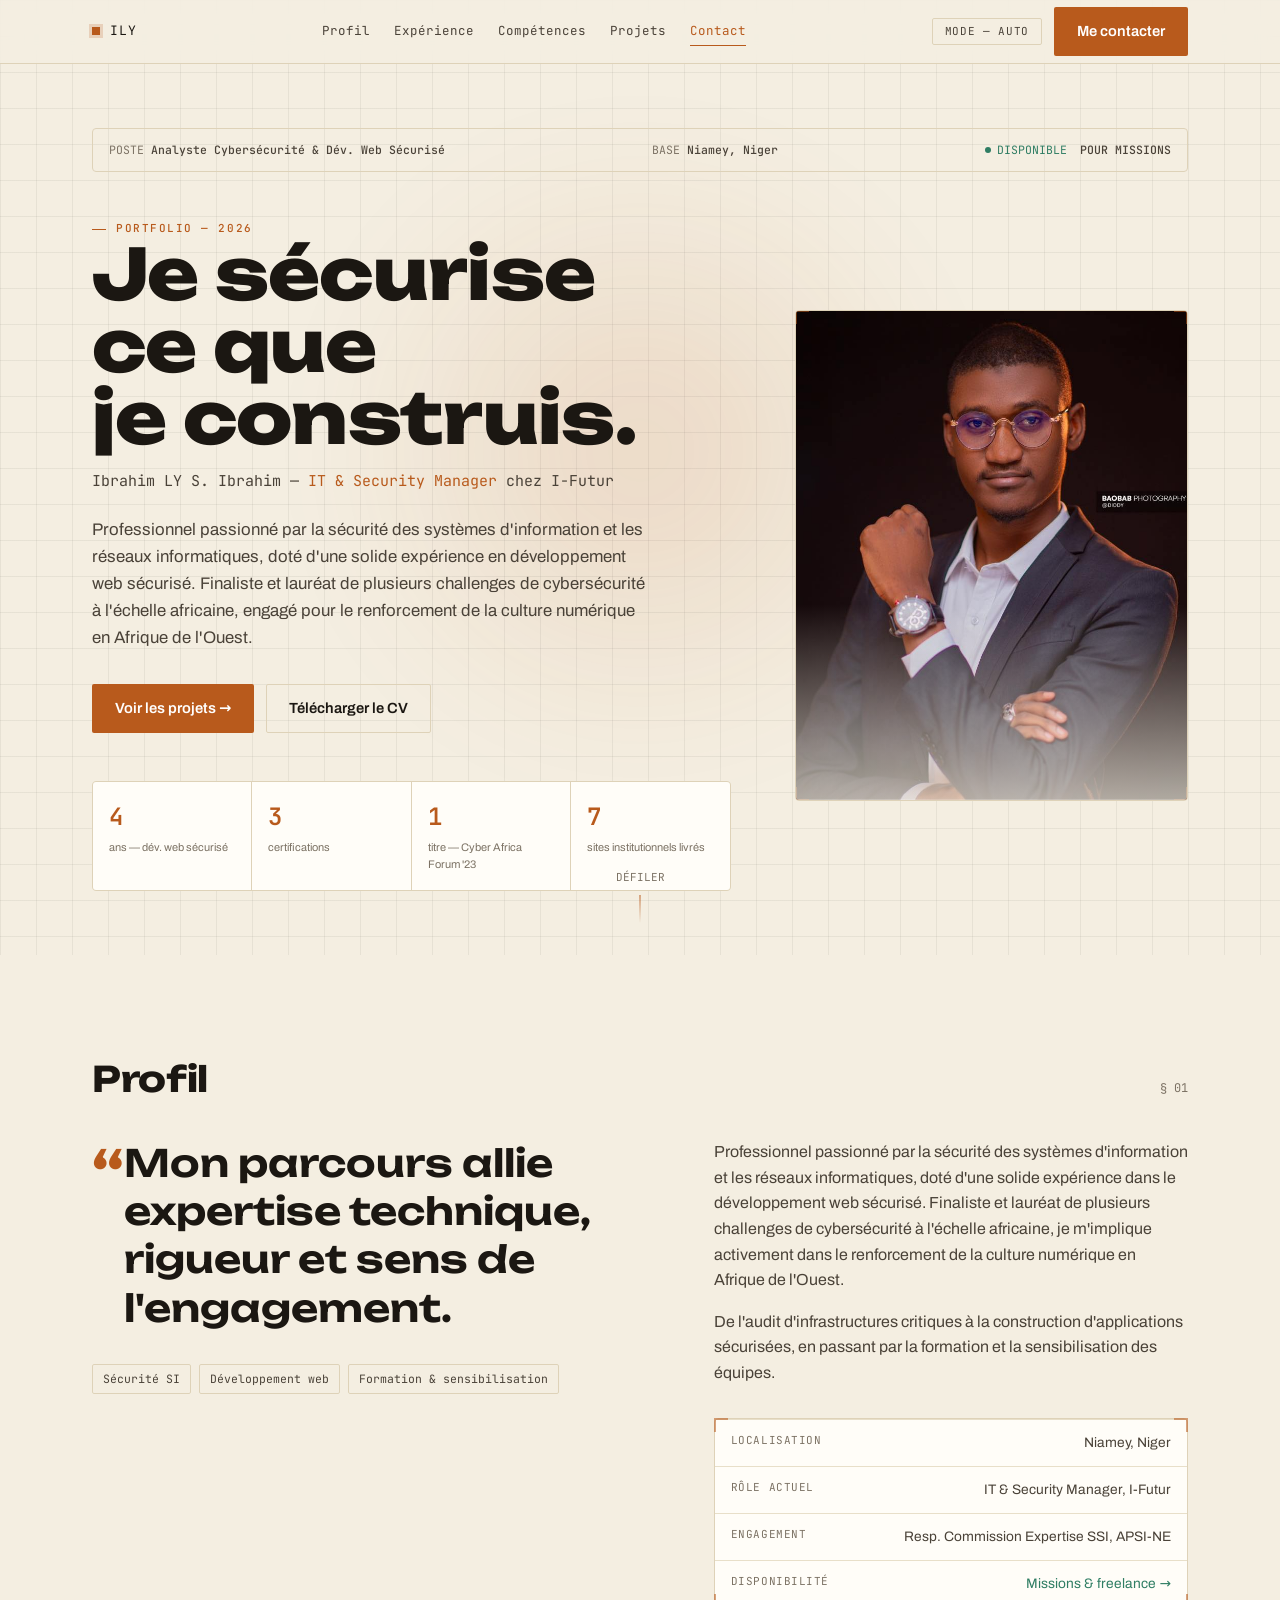
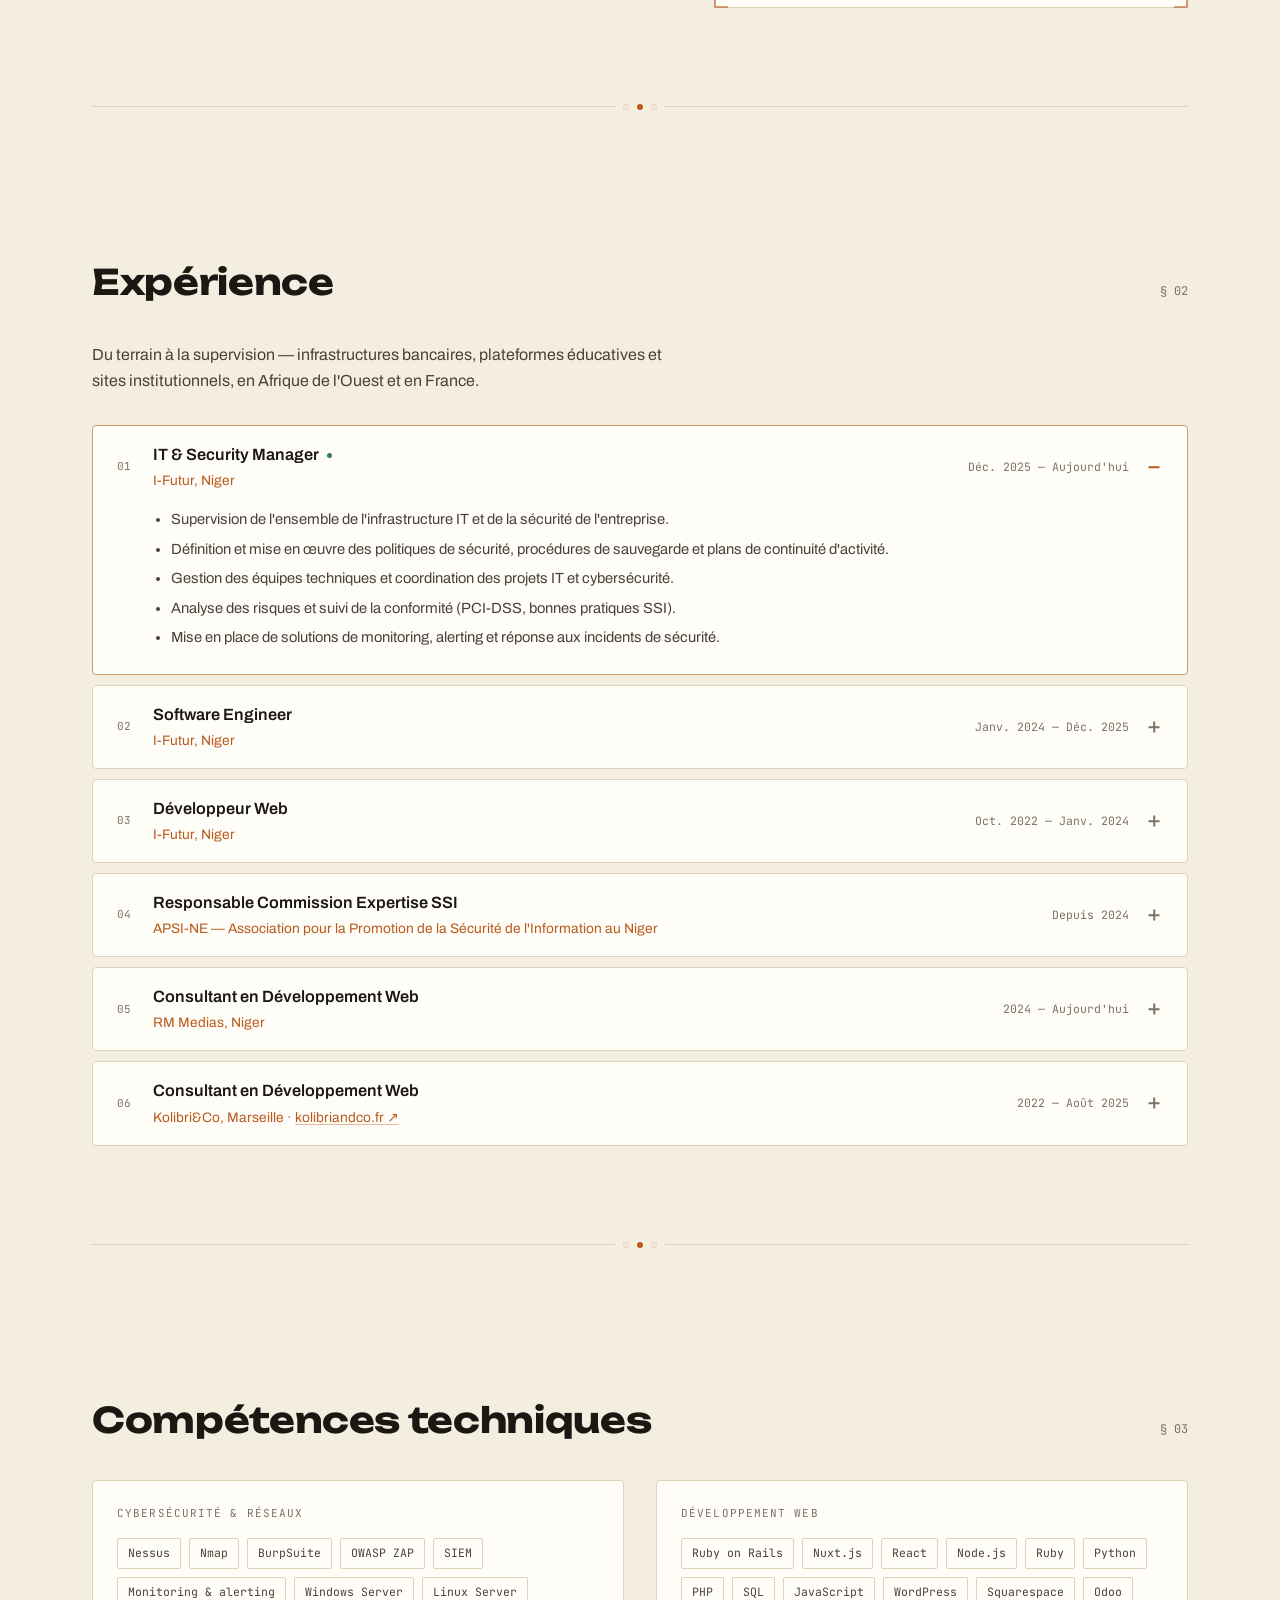
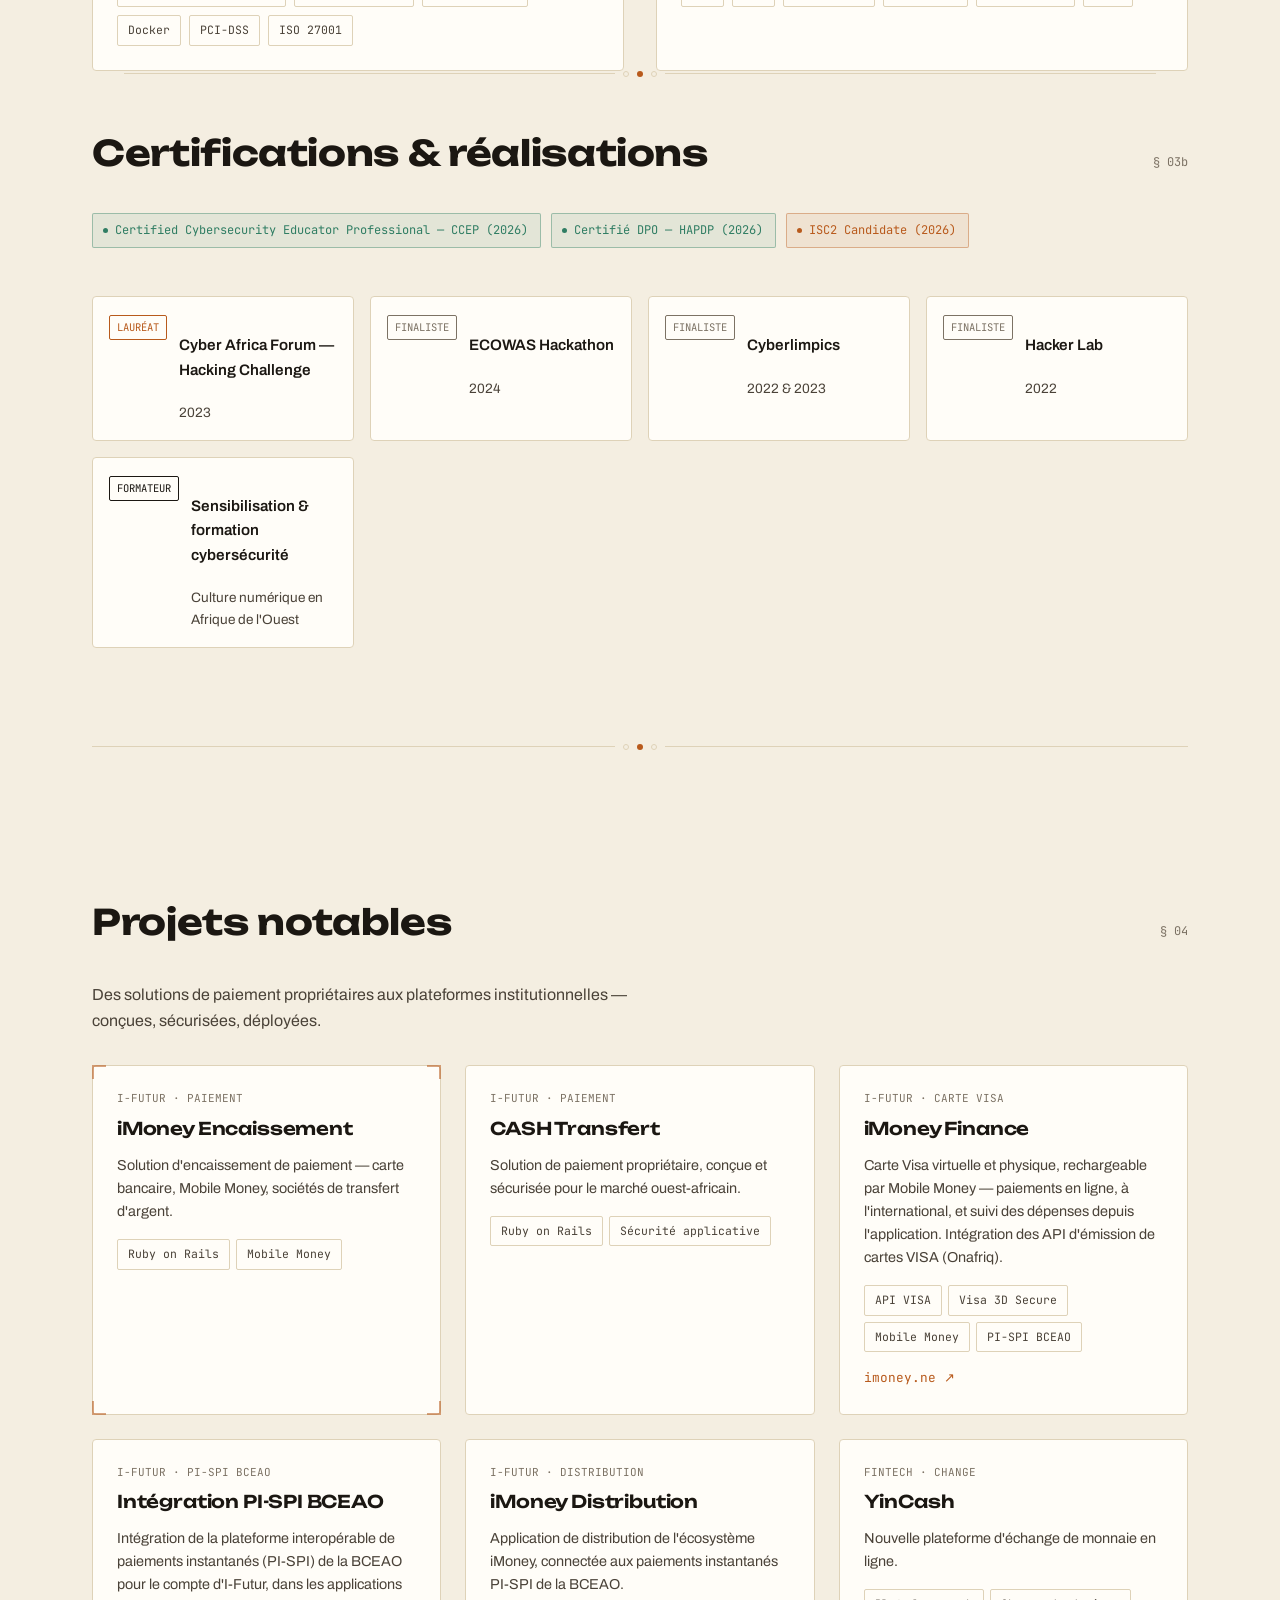
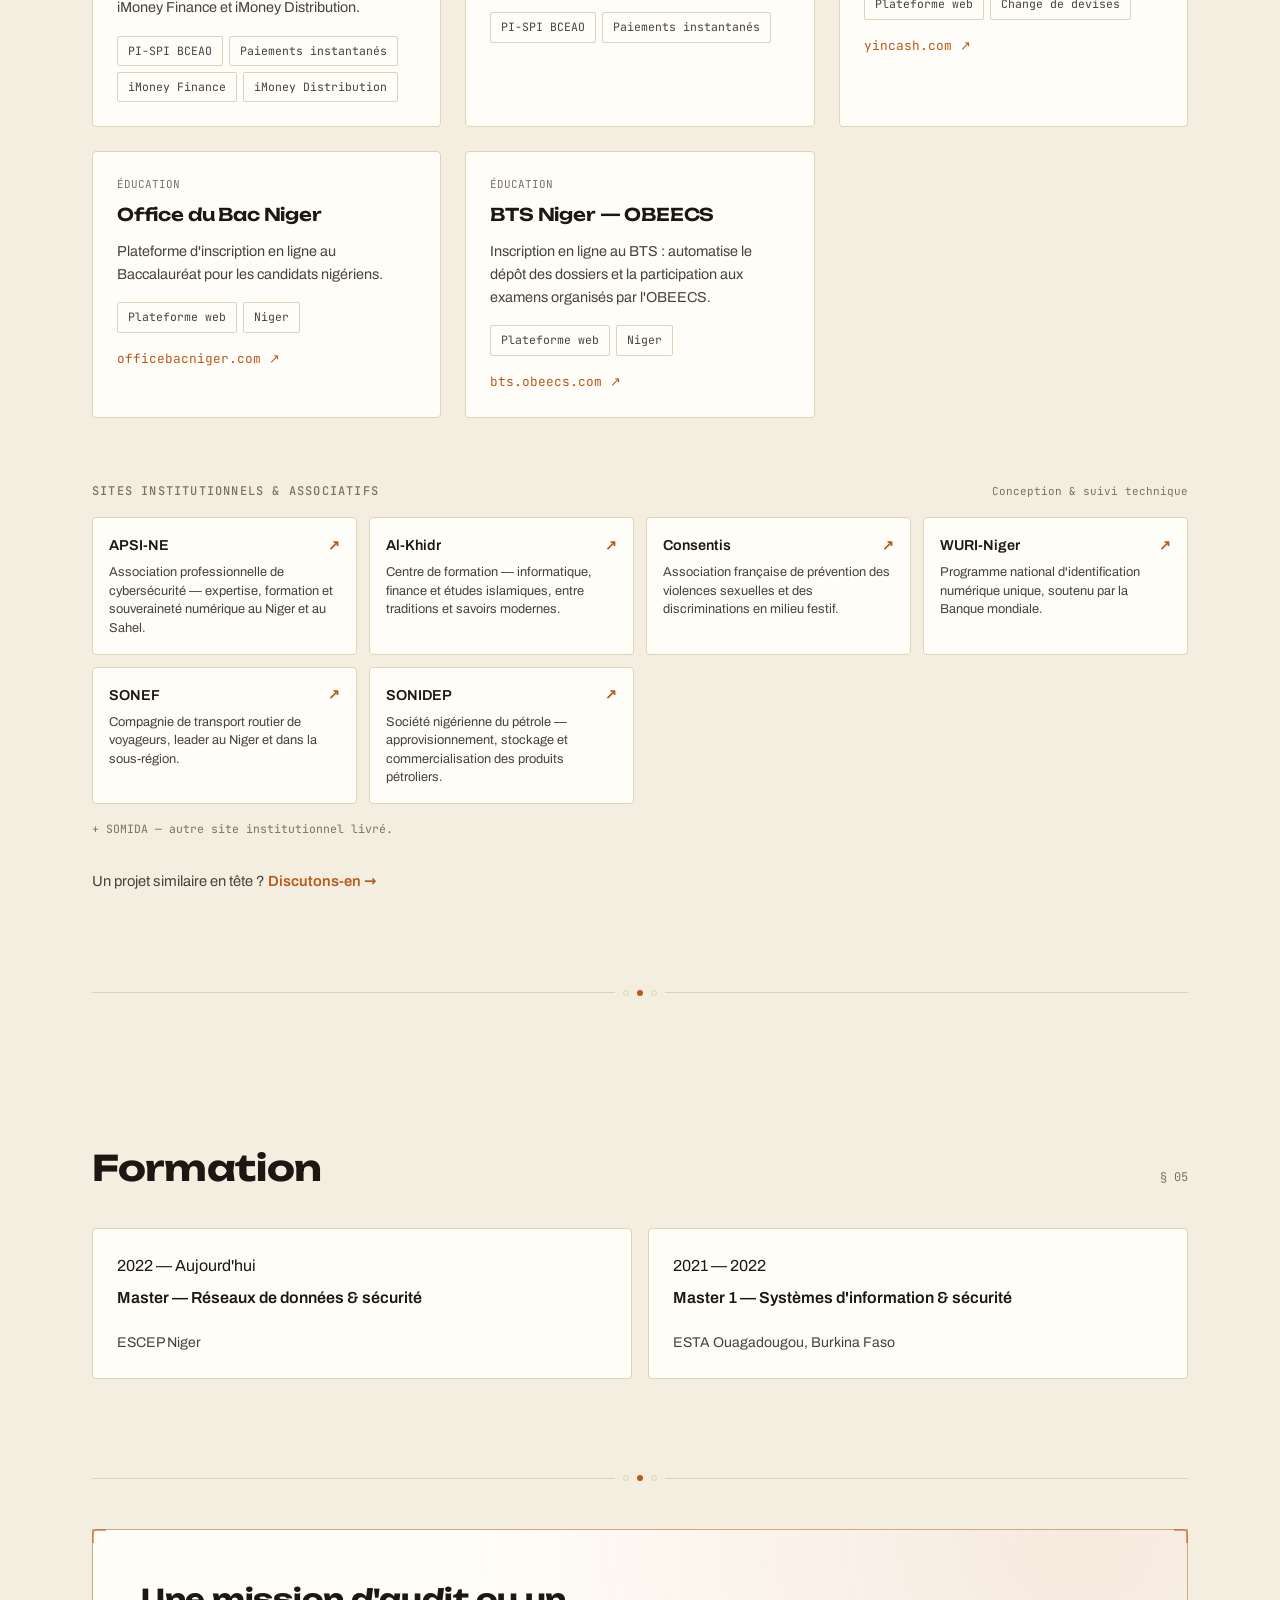
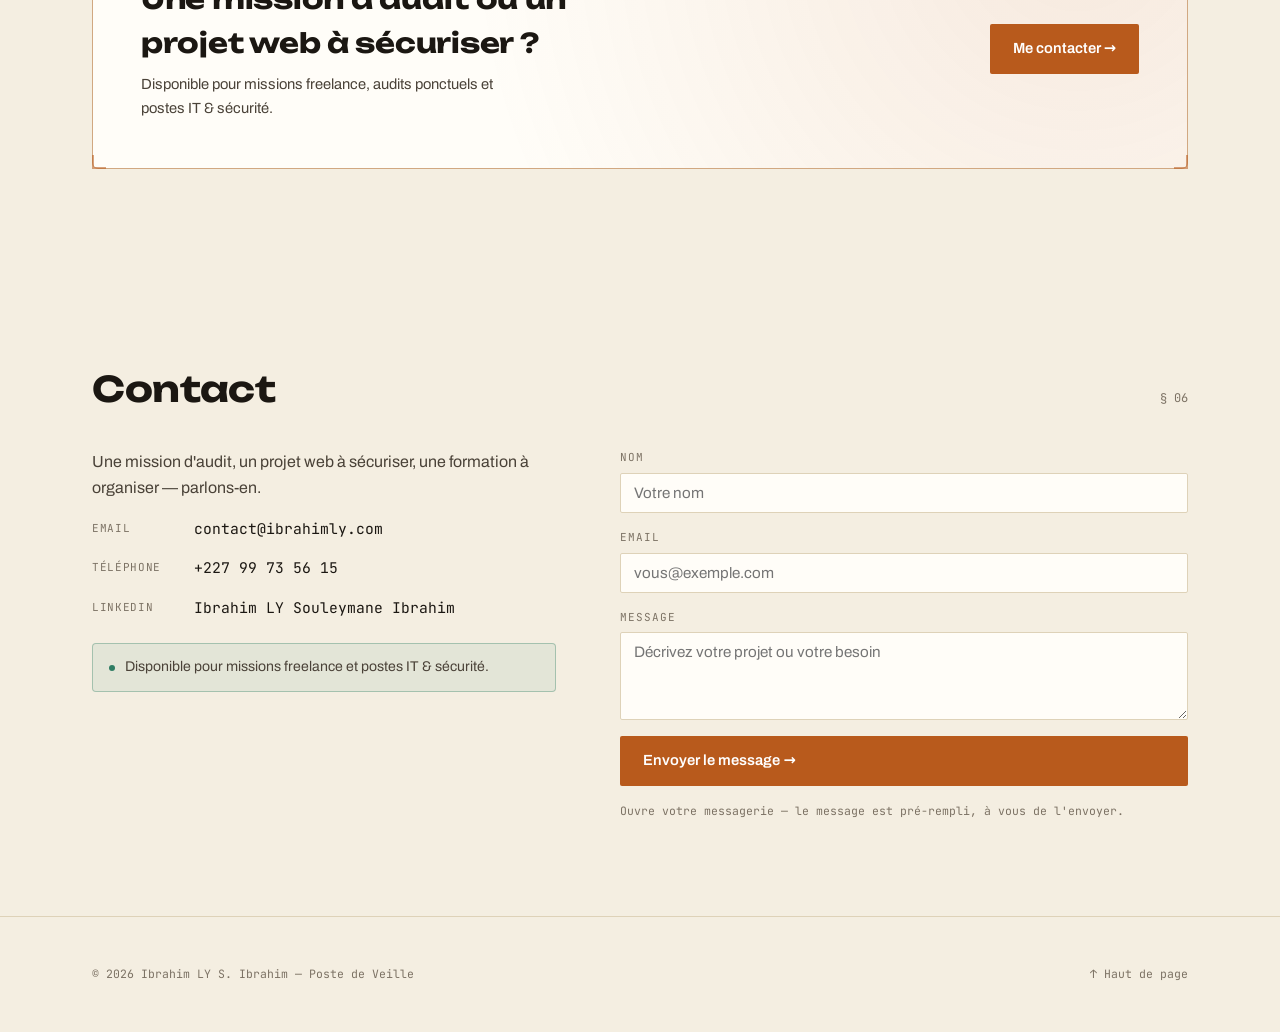
<file: index.html>
<!doctype html>
<html lang="fr">
<head>
<meta charset="UTF-8">
<meta name="viewport" content="width=device-width, initial-scale=1">
<title>Ibrahim LY S. Ibrahim — Analyste Cybersécurité & Développeur Web Sécurisé</title>
<meta name="description" content="Portfolio d'Ibrahim LY S. Ibrahim — Analyste cybersécurité et développeur web sécurisé basé au Niger. IT & Security Manager, certifié CCEP, DPO et candidat ISC2.">
<link rel="stylesheet" href="assets/css/style.css">
</head>
<body>

<div id="ambient-glow" aria-hidden="true"><div class="blob"></div></div>
<div id="reticle" aria-hidden="true">
  <span class="rt tl"></span><span class="rt tr"></span><span class="rt bl"></span><span class="rt br"></span>
</div>

<div class="topbar">
  <div class="wrap topbar-inner">
    <a href="#top" class="brand-mark"><span class="id"></span> ILY</a>
    <nav class="nav-links" id="navLinks">
      <a href="#profil" data-nav>Profil</a>
      <a href="#experience" data-nav>Expérience</a>
      <a href="#competences" data-nav>Compétences</a>
      <a href="#projets" data-nav>Projets</a>
      <a href="#contact" data-nav>Contact</a>
      <a href="#contact" class="mobile-cta">Me contacter →</a>
    </nav>
    <div class="nav-actions">
      <button class="theme-btn" id="themeToggle">Mode — Auto</button>
      <a href="#contact" class="btn btn-primary nav-cta">Me contacter</a>
      <button class="nav-toggle" id="navToggle" aria-label="Ouvrir le menu" aria-expanded="false"><span></span></button>
    </div>
  </div>
</div>

<header class="hero" id="top">
  <div class="sweep"></div>
  <div class="wrap">
    <div class="doc-block">
      <span>POSTE <b>Analyste Cybersécurité &amp; Dév. Web Sécurisé</b></span>
      <span>BASE <b>Niamey, Niger</b></span>
      <span class="stat-live"><span class="pulse"></span> DISPONIBLE&nbsp;<b>POUR MISSIONS</b></span>
    </div>

    <div class="hero-grid">
      <div>
        <div class="eyebrow">Portfolio — 2026</div>
        <h1>Je sécurise ce que<br>je construis.</h1>
        <div class="role">Ibrahim LY S. Ibrahim — <span class="signal-word">IT &amp; Security Manager</span> chez I-Futur</div>
        <p class="hero-lede">Professionnel passionné par la sécurité des systèmes d'information et les réseaux informatiques, doté d'une solide expérience en développement web sécurisé. Finaliste et lauréat de plusieurs challenges de cybersécurité à l'échelle africaine, engagé pour le renforcement de la culture numérique en Afrique de l'Ouest.</p>
        <div class="hero-actions">
          <a class="btn btn-primary" href="#projets">Voir les projets →</a>
          <a class="btn btn-ghost" href="assets/cv/Ibrahim-LY-CV-IT-Security-Manager.pdf" download>Télécharger le CV</a>
        </div>

        <div class="hero-stats">
          <div class="cell"><div class="num" data-count="4">0</div><div class="lbl">ans — dév. web sécurisé</div></div>
          <div class="cell"><div class="num" data-count="3">0</div><div class="lbl">certifications</div></div>
          <div class="cell"><div class="num" data-count="1">0</div><div class="lbl">titre — Cyber Africa Forum '23</div></div>
          <div class="cell"><div class="num" data-count="7">0</div><div class="lbl">sites institutionnels livrés</div></div>
        </div>
      </div>

      <div class="hero-photo bracketed">
        <span class="bk tl"></span><span class="bk tr"></span><span class="bk bl"></span><span class="bk br"></span>
        <img src="assets/img/portrait.jpg" alt="Portrait d'Ibrahim LY S. Ibrahim" width="960" height="960">
      </div>
    </div>
  </div>

  <div class="scroll-cue"><span>DÉFILER</span><span class="bar"></span></div>
</header>

<main>

  <!-- ============ PROFIL ============ -->
  <section id="profil" class="block wrap">
    <div class="block-head reveal"><h2>Profil</h2><span class="idx">§ 01</span></div>
    <div class="profil-grid">
      <div class="reveal profil-focus">
        <p class="pull-quote">Mon parcours allie expertise technique, rigueur et sens de l'engagement.</p>
        <div class="tag-row">
          <span class="tag">Sécurité SI</span><span class="tag">Développement web</span><span class="tag">Formation &amp; sensibilisation</span>
        </div>
      </div>
      <div class="reveal about-text">
        <p>Professionnel passionné par la sécurité des systèmes d'information et les réseaux informatiques, doté d'une solide expérience dans le développement web sécurisé. Finaliste et lauréat de plusieurs challenges de cybersécurité à l'échelle africaine, je m'implique activement dans le renforcement de la culture numérique en Afrique de l'Ouest.</p>
        <p>De l'audit d'infrastructures critiques à la construction d'applications sécurisées, en passant par la formation et la sensibilisation des équipes.</p>

        <div class="readout bracketed">
          <span class="bk tl"></span><span class="bk tr"></span><span class="bk bl"></span><span class="bk br"></span>
          <div class="readout-row"><span class="k">Localisation</span><span class="v">Niamey, Niger</span></div>
          <div class="readout-row"><span class="k">Rôle actuel</span><span class="v">IT &amp; Security Manager, I-Futur</span></div>
          <div class="readout-row"><span class="k">Engagement</span><span class="v">Resp. Commission Expertise SSI, APSI-NE</span></div>
          <div class="readout-row"><span class="k">Disponibilité</span><span class="v verify"><a href="#contact">Missions &amp; freelance →</a></span></div>
        </div>
      </div>
    </div>
  </section>

  <div class="node-rule reveal"><span class="dot ghost"></span><span class="dot"></span><span class="dot ghost"></span></div>

  <!-- ============ EXPERIENCE ============ -->
  <section id="experience" class="block wrap">
    <div class="block-head reveal"><h2>Expérience</h2><span class="idx">§ 02</span></div>
    <p class="block-intro reveal">Du terrain à la supervision — infrastructures bancaires, plateformes éducatives et sites institutionnels, en Afrique de l'Ouest et en France.</p>

    <div class="acc-list reveal">
      <div class="acc-item is-open">
        <button class="acc-head" aria-expanded="true">
          <span class="acc-idx">01</span>
          <span class="acc-role">
            <span class="t-role">IT &amp; Security Manager <span class="pulse"></span></span>
            <span class="t-org">I-Futur, Niger</span>
          </span>
          <span class="acc-date">Déc. 2025 — Aujourd'hui</span>
          <span class="acc-chevron"></span>
        </button>
        <div class="acc-panel"><div class="acc-panel-inner"><div class="acc-body">
          <ul>
            <li>Supervision de l'ensemble de l'infrastructure IT et de la sécurité de l'entreprise.</li>
            <li>Définition et mise en œuvre des politiques de sécurité, procédures de sauvegarde et plans de continuité d'activité.</li>
            <li>Gestion des équipes techniques et coordination des projets IT et cybersécurité.</li>
            <li>Analyse des risques et suivi de la conformité (PCI-DSS, bonnes pratiques SSI).</li>
            <li>Mise en place de solutions de monitoring, alerting et réponse aux incidents de sécurité.</li>
          </ul>
        </div></div></div>
      </div>

      <div class="acc-item">
        <button class="acc-head" aria-expanded="false">
          <span class="acc-idx">02</span>
          <span class="acc-role">
            <span class="t-role">Software Engineer</span>
            <span class="t-org">I-Futur, Niger</span>
          </span>
          <span class="acc-date">Janv. 2024 — Déc. 2025</span>
          <span class="acc-chevron"></span>
        </button>
        <div class="acc-panel"><div class="acc-panel-inner"><div class="acc-body">
          <ul>
            <li>Déploiement, configuration et maintenance de serveurs web et bases de données.</li>
            <li>Gestion de la disponibilité et supervision d'applications en production.</li>
            <li>Mise en place de solutions de sécurité — authentification, pare-feu applicatif, certificats.</li>
            <li>Sécurisation d'infrastructures applicatives critiques dans le secteur financier et éducatif.</li>
            <li>Participation à la conformité PCI-DSS et intégration de systèmes bancaires.</li>
            <li>Intégration de la plateforme PI-SPI de la BCEAO (paiements instantanés) dans les applications iMoney Finance et iMoney Distribution.</li>
          </ul>
        </div></div></div>
      </div>

      <div class="acc-item">
        <button class="acc-head" aria-expanded="false">
          <span class="acc-idx">03</span>
          <span class="acc-role">
            <span class="t-role">Développeur Web</span>
            <span class="t-org">I-Futur, Niger</span>
          </span>
          <span class="acc-date">Oct. 2022 — Janv. 2024</span>
          <span class="acc-chevron"></span>
        </button>
        <div class="acc-panel"><div class="acc-panel-inner"><div class="acc-body">
          <ul>
            <li>Développement et maintenance d'applications web pour les projets internes d'I-Futur.</li>
            <li>Corrections de bugs, tests et améliorations continues des plateformes existantes.</li>
            <li>Premières contributions à la sécurisation des flux applicatifs, posant les bases de l'évolution vers le poste de Software Engineer.</li>
          </ul>
        </div></div></div>
      </div>

      <div class="acc-item">
        <button class="acc-head" aria-expanded="false">
          <span class="acc-idx">04</span>
          <span class="acc-role">
            <span class="t-role">Responsable Commission Expertise SSI</span>
            <span class="t-org">APSI-NE — Association pour la Promotion de la Sécurité de l'Information au Niger</span>
          </span>
          <span class="acc-date">Depuis 2024</span>
          <span class="acc-chevron"></span>
        </button>
        <div class="acc-panel"><div class="acc-panel-inner"><div class="acc-body">
          <ul>
            <li>Réalisation de pentests encadrés et audits de sécurité sur infrastructures locales.</li>
            <li>Organisation de formations et sensibilisations en sécurité numérique.</li>
            <li>Suivi technique des projets digitaux de l'association.</li>
          </ul>
        </div></div></div>
      </div>

      <div class="acc-item">
        <button class="acc-head" aria-expanded="false">
          <span class="acc-idx">05</span>
          <span class="acc-role">
            <span class="t-role">Consultant en Développement Web</span>
            <span class="t-org">RM Medias, Niger</span>
          </span>
          <span class="acc-date">2024 — Aujourd'hui</span>
          <span class="acc-chevron"></span>
        </button>
        <div class="acc-panel"><div class="acc-panel-inner"><div class="acc-body">
          <ul>
            <li>Contribution à la refonte et à la création de sites web dynamiques et professionnels pour divers clients, en intégrant des pratiques de sécurité web essentielles.</li>
          </ul>
        </div></div></div>
      </div>

      <div class="acc-item">
        <button class="acc-head" aria-expanded="false">
          <span class="acc-idx">06</span>
          <span class="acc-role">
            <span class="t-role">Consultant en Développement Web</span>
            <span class="t-org">Kolibri&amp;Co, Marseille · <a href="https://kolibriandco.fr/" target="_blank" rel="noopener">kolibriandco.fr ↗</a></span>
          </span>
          <span class="acc-date">2022 — Août 2025</span>
          <span class="acc-chevron"></span>
        </button>
        <div class="acc-panel"><div class="acc-panel-inner"><div class="acc-body">
          <ul>
            <li>Réalisation de projets digitaux pour PME et startups, avec un accent sur la qualité du code, la performance et la sécurité — Ruby on Rails, WordPress, Squarespace.</li>
          </ul>
        </div></div></div>
      </div>
    </div>
  </section>

  <div class="node-rule reveal"><span class="dot ghost"></span><span class="dot"></span><span class="dot ghost"></span></div>

  <!-- ============ COMPETENCES ============ -->
  <section id="competences" class="block wrap">
    <div class="block-head reveal"><h2>Compétences techniques</h2><span class="idx">§ 03</span></div>
    <div class="skills-grid reveal">
      <div class="skill-card">
        <div class="comp-title">Cybersécurité &amp; réseaux</div>
        <div class="tag-row">
          <span class="tag">Nessus</span><span class="tag">Nmap</span><span class="tag">BurpSuite</span>
          <span class="tag">OWASP ZAP</span><span class="tag">SIEM</span><span class="tag">Monitoring &amp; alerting</span>
          <span class="tag">Windows Server</span><span class="tag">Linux Server</span><span class="tag">Docker</span>
          <span class="tag">PCI-DSS</span><span class="tag">ISO 27001</span>
        </div>
      </div>
      <div class="skill-card">
        <div class="comp-title">Développement web</div>
        <div class="tag-row">
          <span class="tag">Ruby on Rails</span><span class="tag">Nuxt.js</span><span class="tag">React</span>
          <span class="tag">Node.js</span><span class="tag">Ruby</span><span class="tag">Python</span>
          <span class="tag">PHP</span><span class="tag">SQL</span><span class="tag">JavaScript</span>
          <span class="tag">WordPress</span><span class="tag">Squarespace</span><span class="tag">Odoo</span>
        </div>
      </div>
    </div>

    <div class="node-rule"><span class="dot ghost"></span><span class="dot"></span><span class="dot ghost"></span></div>

    <div class="block-head reveal"><h2>Certifications &amp; réalisations</h2><span class="idx">§ 03b</span></div>
    <div class="reveal">
      <div class="cert-badges">
        <span class="badge badge-verify"><span class="dot"></span>Certified Cybersecurity Educator Professional — CCEP (2026)</span>
        <span class="badge badge-verify"><span class="dot"></span>Certifié DPO — HAPDP (2026)</span>
        <span class="badge badge-signal"><span class="dot"></span>ISC2 Candidate (2026)</span>
      </div>
      <div class="achv-list">
        <div class="achv-item win"><span class="tagline">LAURÉAT</span><div><h4>Cyber Africa Forum — Hacking Challenge</h4><p>2023</p></div></div>
        <div class="achv-item fin"><span class="tagline">FINALISTE</span><div><h4>ECOWAS Hackathon</h4><p>2024</p></div></div>
        <div class="achv-item fin"><span class="tagline">FINALISTE</span><div><h4>Cyberlimpics</h4><p>2022 &amp; 2023</p></div></div>
        <div class="achv-item fin"><span class="tagline">FINALISTE</span><div><h4>Hacker Lab</h4><p>2022</p></div></div>
        <div class="achv-item"><span class="tagline">FORMATEUR</span><div><h4>Sensibilisation &amp; formation cybersécurité</h4><p>Culture numérique en Afrique de l'Ouest</p></div></div>
      </div>
    </div>
  </section>

  <div class="node-rule reveal"><span class="dot ghost"></span><span class="dot"></span><span class="dot ghost"></span></div>

  <!-- ============ PROJETS ============ -->
  <section id="projets" class="block wrap">
    <div class="block-head reveal"><h2>Projets notables</h2><span class="idx">§ 04</span></div>
    <p class="block-intro reveal">Des solutions de paiement propriétaires aux plateformes institutionnelles — conçues, sécurisées, déployées.</p>

    <div class="proj-grid reveal">
      <div class="proj-card bracketed">
        <span class="bk tl"></span><span class="bk tr"></span><span class="bk bl"></span><span class="bk br"></span>
        <div class="pc-meta">I-FUTUR · PAIEMENT</div>
        <h3>iMoney Encaissement</h3>
        <p>Solution d'encaissement de paiement — carte bancaire, Mobile Money, sociétés de transfert d'argent.</p>
        <div class="pc-tags"><span class="tag">Ruby on Rails</span><span class="tag">Mobile Money</span></div>
      </div>
      <div class="proj-card">
        <div class="pc-meta">I-FUTUR · PAIEMENT</div>
        <h3>CASH Transfert</h3>
        <p>Solution de paiement propriétaire, conçue et sécurisée pour le marché ouest-africain.</p>
        <div class="pc-tags"><span class="tag">Ruby on Rails</span><span class="tag">Sécurité applicative</span></div>
      </div>
      <div class="proj-card">
        <div class="pc-meta">I-FUTUR · CARTE VISA</div>
        <h3>iMoney Finance</h3>
        <p>Carte Visa virtuelle et physique, rechargeable par Mobile Money — paiements en ligne, à l'international, et suivi des dépenses depuis l'application. Intégration des API d'émission de cartes VISA (Onafriq).</p>
        <div class="pc-tags"><span class="tag">API VISA</span><span class="tag">Visa 3D Secure</span><span class="tag">Mobile Money</span><span class="tag">PI-SPI BCEAO</span></div>
        <a class="pc-link" href="https://imoney.ne/" target="_blank" rel="noopener">imoney.ne ↗</a>
      </div>
      <div class="proj-card">
        <div class="pc-meta">I-FUTUR · PI-SPI BCEAO</div>
        <h3>Intégration PI-SPI BCEAO</h3>
        <p>Intégration de la plateforme interopérable de paiements instantanés (PI-SPI) de la BCEAO pour le compte d'I-Futur, dans les applications iMoney Finance et iMoney Distribution.</p>
        <div class="pc-tags"><span class="tag">PI-SPI BCEAO</span><span class="tag">Paiements instantanés</span><span class="tag">iMoney Finance</span><span class="tag">iMoney Distribution</span></div>
      </div>
      <div class="proj-card">
        <div class="pc-meta">I-FUTUR · DISTRIBUTION</div>
        <h3>iMoney Distribution</h3>
        <p>Application de distribution de l'écosystème iMoney, connectée aux paiements instantanés PI-SPI de la BCEAO.</p>
        <div class="pc-tags"><span class="tag">PI-SPI BCEAO</span><span class="tag">Paiements instantanés</span></div>
      </div>
      <div class="proj-card">
        <div class="pc-meta">FINTECH · CHANGE</div>
        <h3>YinCash</h3>
        <p>Nouvelle plateforme d'échange de monnaie en ligne.</p>
        <div class="pc-tags"><span class="tag">Plateforme web</span><span class="tag">Change de devises</span></div>
        <a class="pc-link" href="https://yincash.com" target="_blank" rel="noopener">yincash.com ↗</a>
      </div>
      <div class="proj-card">
        <div class="pc-meta">ÉDUCATION</div>
        <h3>Office du Bac Niger</h3>
        <p>Plateforme d'inscription en ligne au Baccalauréat pour les candidats nigériens.</p>
        <div class="pc-tags"><span class="tag">Plateforme web</span><span class="tag">Niger</span></div>
        <a class="pc-link" href="https://www.officebacniger.com/" target="_blank" rel="noopener">officebacniger.com ↗</a>
      </div>
      <div class="proj-card">
        <div class="pc-meta">ÉDUCATION</div>
        <h3>BTS Niger — OBEECS</h3>
        <p>Inscription en ligne au BTS : automatise le dépôt des dossiers et la participation aux examens organisés par l'OBEECS.</p>
        <div class="pc-tags"><span class="tag">Plateforme web</span><span class="tag">Niger</span></div>
        <a class="pc-link" href="https://bts.obeecs.com" target="_blank" rel="noopener">bts.obeecs.com ↗</a>
      </div>
    </div>

    <div class="proj-subhead reveal">
      <h3>Sites institutionnels &amp; associatifs</h3>
      <span class="idx">Conception &amp; suivi technique</span>
    </div>
    <div class="site-link-grid reveal">
      <a class="site-link-card" href="https://www.apsi.ne/" target="_blank" rel="noopener">
        <div class="sl-name">APSI-NE <span class="arrow">↗</span></div>
        <p class="sl-desc">Association professionnelle de cybersécurité — expertise, formation et souveraineté numérique au Niger et au Sahel.</p>
      </a>
      <a class="site-link-card" href="https://al-khidr-center.com/" target="_blank" rel="noopener">
        <div class="sl-name">Al-Khidr <span class="arrow">↗</span></div>
        <p class="sl-desc">Centre de formation — informatique, finance et études islamiques, entre traditions et savoirs modernes.</p>
      </a>
      <a class="site-link-card" href="https://www.consentis.info/" target="_blank" rel="noopener">
        <div class="sl-name">Consentis <span class="arrow">↗</span></div>
        <p class="sl-desc">Association française de prévention des violences sexuelles et des discriminations en milieu festif.</p>
      </a>
      <a class="site-link-card" href="http://wuri.ne/" target="_blank" rel="noopener">
        <div class="sl-name">WURI-Niger <span class="arrow">↗</span></div>
        <p class="sl-desc">Programme national d'identification numérique unique, soutenu par la Banque mondiale.</p>
      </a>
      <a class="site-link-card" href="https://sonef.net/" target="_blank" rel="noopener">
        <div class="sl-name">SONEF <span class="arrow">↗</span></div>
        <p class="sl-desc">Compagnie de transport routier de voyageurs, leader au Niger et dans la sous-région.</p>
      </a>
      <a class="site-link-card" href="https://sonidep-niger.com/" target="_blank" rel="noopener">
        <div class="sl-name">SONIDEP <span class="arrow">↗</span></div>
        <p class="sl-desc">Société nigérienne du pétrole — approvisionnement, stockage et commercialisation des produits pétroliers.</p>
      </a>
    </div>
    <p class="site-link-note">+ SOMIDA — autre site institutionnel livré.</p>

    <p class="proj-footer-cta reveal">Un projet similaire en tête ? <a href="#contact">Discutons-en →</a></p>
  </section>

  <div class="node-rule reveal"><span class="dot ghost"></span><span class="dot"></span><span class="dot ghost"></span></div>

  <!-- ============ EDUCATION ============ -->
  <section id="education" class="block wrap">
    <div class="block-head reveal"><h2>Formation</h2><span class="idx">§ 05</span></div>
    <div class="edu-grid reveal">
      <div class="edu-item">
        <span class="t-date">2022 — Aujourd'hui</span>
        <h4>Master — Réseaux de données &amp; sécurité</h4>
        <p>ESCEP Niger</p>
      </div>
      <div class="edu-item">
        <span class="t-date">2021 — 2022</span>
        <h4>Master 1 — Systèmes d'information &amp; sécurité</h4>
        <p>ESTA Ouagadougou, Burkina Faso</p>
      </div>
    </div>
  </section>

  <div class="node-rule reveal"><span class="dot ghost"></span><span class="dot"></span><span class="dot ghost"></span></div>

  <div class="wrap">
    <div class="cta-band reveal bracketed">
      <span class="bk tl"></span><span class="bk tr"></span><span class="bk bl"></span><span class="bk br"></span>
      <div>
        <h3>Une mission d'audit ou un projet web à sécuriser ?</h3>
        <p>Disponible pour missions freelance, audits ponctuels et postes IT &amp; sécurité.</p>
      </div>
      <a class="btn btn-primary" href="#contact">Me contacter →</a>
    </div>
  </div>

  <!-- ============ CONTACT ============ -->
  <section id="contact" class="block wrap">
    <div class="block-head reveal"><h2>Contact</h2><span class="idx">§ 06</span></div>
    <div class="contact-grid reveal">
      <div class="contact-info">
        <p class="block-intro" style="margin-bottom:0">Une mission d'audit, un projet web à sécuriser, une formation à organiser — parlons-en.</p>
        <div class="contact-line"><span class="k">Email</span><a href="mailto:contact@ibrahimly.com">contact@ibrahimly.com</a></div>
        <div class="contact-line"><span class="k">Téléphone</span><a href="tel:+22799735615">+227 99 73 56 15</a></div>
        <div class="contact-line"><span class="k">LinkedIn</span><span>Ibrahim LY Souleymane Ibrahim</span></div>
        <div class="avail-banner"><span class="pulse"></span> Disponible pour missions freelance et postes IT &amp; sécurité.</div>
      </div>

      <form class="contact-form" id="contactForm">
        <div class="field"><label for="cf-name">Nom</label><input id="cf-name" name="name" type="text" placeholder="Votre nom" required></div>
        <div class="field"><label for="cf-email">Email</label><input id="cf-email" name="email" type="email" placeholder="vous@exemple.com" required></div>
        <div class="field"><label for="cf-msg">Message</label><textarea id="cf-msg" name="message" rows="4" placeholder="Décrivez votre projet ou votre besoin" required></textarea></div>
        <button class="btn btn-primary" type="submit">Envoyer le message →</button>
        <p class="form-note">Ouvre votre messagerie — le message est pré-rempli, à vous de l'envoyer.</p>
      </form>
    </div>
  </section>

</main>

<footer class="site-footer">
  <div class="wrap footer-inner">
    <span>© 2026 Ibrahim LY S. Ibrahim — Poste de Veille</span>
    <a href="#top" class="back-to-top">↑ Haut de page</a>
  </div>
</footer>

<script src="assets/js/main.js"></script>
</body>
</html>
</file>
<file: assets/css/style.css>
/* =========================================================
   IBRAHIM LY — PORTFOLIO
   Design system: "Poste de Veille"
   ========================================================= */

@font-face{
  font-family:'Unbounded'; font-style:normal; font-weight:500 900; font-display:swap;
  src:url('../fonts/unbounded-latin.woff2') format('woff2');
  unicode-range:U+0000-00FF,U+0131,U+0152-0153,U+02BB-02BC,U+02C6,U+02DA,U+02DC,U+2000-206F,U+2122,U+2191,U+2193,U+2212,U+2215;
}
@font-face{
  font-family:'Unbounded'; font-style:normal; font-weight:500 900; font-display:swap;
  src:url('../fonts/unbounded-latinext.woff2') format('woff2');
  unicode-range:U+0100-024F,U+0300-0301,U+0303-0304,U+0308-0309,U+1E00-1EFF,U+2020,U+20AC;
}
@font-face{
  font-family:'Archivo'; font-style:normal; font-weight:380 800; font-display:swap;
  src:url('../fonts/archivo-latin.woff2') format('woff2');
  unicode-range:U+0000-00FF,U+0131,U+0152-0153,U+02BB-02BC,U+02C6,U+02DA,U+02DC,U+2000-206F,U+2122,U+2191,U+2193,U+2212,U+2215;
}
@font-face{
  font-family:'Archivo'; font-style:normal; font-weight:380 800; font-display:swap;
  src:url('../fonts/archivo-latinext.woff2') format('woff2');
  unicode-range:U+0100-024F,U+0300-0301,U+0303-0304,U+0308-0309,U+1E00-1EFF,U+2020,U+20AC;
}
@font-face{
  font-family:'JetBrains Mono'; font-style:normal; font-weight:380 600; font-display:swap;
  src:url('../fonts/jetbrains-mono-latin.woff2') format('woff2');
  unicode-range:U+0000-00FF,U+0131,U+0152-0153,U+02BB-02BC,U+02C6,U+02DA,U+02DC,U+2000-206F,U+2122,U+2191,U+2193,U+2212,U+2215;
}
@font-face{
  font-family:'JetBrains Mono'; font-style:normal; font-weight:380 600; font-display:swap;
  src:url('../fonts/jetbrains-mono-latinext.woff2') format('woff2');
  unicode-range:U+0100-024F,U+0300-0301,U+0303-0304,U+0308-0309,U+1E00-1EFF,U+2020,U+20AC;
}

/* ============ TOKENS ============ */
:root{
  color-scheme:light;
  --ink:#1B1712; --ink-soft:#4A4238;
  --bg:#F4EEE1; --bg-raised:#FFFDF8; --panel:#FFFFFF;
  --line:#DED2B8; --line-soft:#E8DFC9;
  --signal:#B85A1C; --signal-ink:#FFFFFF;
  --verify:#2F7D63; --alert:#B0392C; --muted:#7C7264;
  --glow-alpha:0.16;
  --font-display:'Unbounded',ui-sans-serif,system-ui,sans-serif;
  --font-body:'Archivo',ui-sans-serif,system-ui,sans-serif;
  --font-mono:'JetBrains Mono',ui-monospace,'SFMono-Regular',Menlo,monospace;
  --space-1:4px; --space-2:8px; --space-3:12px; --space-4:16px;
  --space-5:24px; --space-6:32px; --space-7:48px; --space-8:64px; --space-9:96px;
  --radius-sm:2px; --radius-md:4px; --radius-lg:6px;
  --grid-line:rgba(27,23,18,0.06);
  --nav-h:64px;
}
@media (prefers-color-scheme:dark){
  :root{
    color-scheme:dark;
    --ink:#EFE6D4; --ink-soft:#B7AA95;
    --bg:#14110D; --bg-raised:#1B1712; --panel:#1F1B15;
    --line:#3A3226; --line-soft:#2A2419;
    --signal:#E8873A; --signal-ink:#14110D;
    --verify:#5FBE9C; --alert:#E06A54; --muted:#8A8071;
    --glow-alpha:0.22;
    --grid-line:rgba(232,135,58,0.07);
  }
}
:root[data-theme="dark"]{
  color-scheme:dark;
  --ink:#EFE6D4; --ink-soft:#B7AA95;
  --bg:#14110D; --bg-raised:#1B1712; --panel:#1F1B15;
  --line:#3A3226; --line-soft:#2A2419;
  --signal:#E8873A; --signal-ink:#14110D;
  --verify:#5FBE9C; --alert:#E06A54; --muted:#8A8071;
  --glow-alpha:0.22;
  --grid-line:rgba(232,135,58,0.07);
}
:root[data-theme="light"]{
  color-scheme:light;
  --ink:#1B1712; --ink-soft:#4A4238;
  --bg:#F4EEE1; --bg-raised:#FFFDF8; --panel:#FFFFFF;
  --line:#DED2B8; --line-soft:#E8DFC9;
  --signal:#B85A1C; --signal-ink:#FFFFFF;
  --verify:#2F7D63; --alert:#B0392C; --muted:#7C7264;
  --glow-alpha:0.16;
  --grid-line:rgba(27,23,18,0.06);
}

*,*::before,*::after{ box-sizing:border-box; }
html{ scroll-behavior:smooth; }
body{
  margin:0; background:var(--bg); color:var(--ink);
  font-family:var(--font-body); font-size:16px; line-height:1.6;
  -webkit-font-smoothing:antialiased; overflow-x:hidden;
}
body.no-scroll{ overflow:hidden; }
::selection{ background:var(--signal); color:var(--signal-ink); }
img{ max-width:100%; display:block; }
h1,h2,h3{ font-family:var(--font-display); margin:0; text-wrap:balance; letter-spacing:-0.01em; }
p{ margin:0; }
a{ color:inherit; text-decoration:none; }
button{ font:inherit; }
:focus-visible{ outline:2px solid var(--signal); outline-offset:2px; }

.wrap{ max-width:1160px; margin:0 auto; padding:0 var(--space-6); position:relative; }
@media (max-width:640px){ .wrap{ padding:0 22px; } }
@media (max-width:380px){ .wrap{ padding:0 18px; } }

.eyebrow{
  font-family:var(--font-mono); font-size:11px; letter-spacing:.14em; text-transform:uppercase;
  color:var(--signal); display:flex; align-items:center; gap:10px; font-weight:500;
}
.eyebrow::before{ content:""; width:14px; height:1px; background:var(--signal); display:inline-block; }

/* ============ AMBIENT LAYERS (JS-driven) ============ */
#ambient-glow{
  position:fixed; inset:0; z-index:0; pointer-events:none; overflow:hidden;
}
#ambient-glow .blob{
  position:absolute; top:0; left:0; width:640px; height:640px; margin:-320px 0 0 -320px;
  border-radius:50%;
  background:radial-gradient(circle, color-mix(in srgb, var(--signal) 100%, transparent) 0%, transparent 68%);
  opacity:var(--glow-alpha);
  filter:blur(70px);
  will-change:transform;
  transform:translate3d(-1000px,-1000px,0);
}
#reticle{
  position:fixed; z-index:60; pointer-events:none; top:0; left:0;
  width:26px; height:26px; margin:-13px 0 0 -13px;
  transform:translate3d(-1000px,-1000px,0);
  transition:opacity .2s ease;
  opacity:0;
}
#reticle .rt{ position:absolute; width:6px; height:6px; border:1.5px solid var(--signal); }
#reticle .rt.tl{ top:0; left:0; border-right:none; border-bottom:none; }
#reticle .rt.tr{ top:0; right:0; border-left:none; border-bottom:none; }
#reticle .rt.bl{ bottom:0; left:0; border-right:none; border-top:none; }
#reticle .rt.br{ bottom:0; right:0; border-left:none; border-top:none; }
#reticle.is-visible{ opacity:.85; }
#reticle.is-active{ width:44px; height:44px; margin:-22px 0 0 -22px; opacity:1; }
#reticle.is-active .rt{ border-color:var(--signal); }
@media (hover:none), (pointer:coarse){ #ambient-glow, #reticle{ display:none; } }

/* corner-bracket viewfinder motif */
.bracketed{ position:relative; }
.bracketed > .bk{ position:absolute; width:14px; height:14px; pointer-events:none; opacity:.55; transition:opacity .2s ease, width .2s ease, height .2s ease; }
.bracketed > .bk.tl{ top:-1px; left:-1px; border-top:2px solid var(--signal); border-left:2px solid var(--signal); }
.bracketed > .bk.tr{ top:-1px; right:-1px; border-top:2px solid var(--signal); border-right:2px solid var(--signal); }
.bracketed > .bk.bl{ bottom:-1px; left:-1px; border-bottom:2px solid var(--signal); border-left:2px solid var(--signal); }
.bracketed > .bk.br{ bottom:-1px; right:-1px; border-bottom:2px solid var(--signal); border-right:2px solid var(--signal); }
.bracketed:hover > .bk{ opacity:1; width:18px; height:18px; }

/* node-line divider */
.node-rule{ display:flex; align-items:center; gap:8px; margin:0 auto var(--space-7); max-width:1160px; padding:0 var(--space-6); }
.node-rule::before,.node-rule::after{ content:""; height:1px; background:var(--line); flex:1; }
.node-rule .dot{ width:6px; height:6px; border-radius:50%; background:var(--signal); flex:none; }
.node-rule .dot.ghost{ background:transparent; border:1px solid var(--line); }

/* ============ NAV ============ */
.topbar{
  position:fixed; top:0; left:0; right:0; z-index:50; height:var(--nav-h);
  background:color-mix(in srgb, var(--bg) 86%, transparent);
  backdrop-filter:blur(10px); border-bottom:1px solid var(--line);
}
.topbar-inner{ display:flex; align-items:center; justify-content:space-between; height:100%; }
.brand-mark{ display:flex; align-items:center; gap:10px; font-family:var(--font-mono); font-size:13px; letter-spacing:.06em; }
.brand-mark .id{ width:8px; height:8px; background:var(--signal); box-shadow:0 0 0 3px color-mix(in srgb, var(--signal) 20%, transparent); flex:none; }
.nav-links{ display:flex; gap:var(--space-5); font-family:var(--font-mono); font-size:12.5px; }
.nav-links a{ color:var(--ink-soft); padding:4px 0; border-bottom:1px solid transparent; }
.nav-links a:hover, .nav-links a.is-active{ color:var(--signal); border-color:var(--signal); }
.nav-actions{ display:flex; align-items:center; gap:var(--space-3); }
.theme-btn{
  font-family:var(--font-mono); font-size:11px; letter-spacing:.06em; text-transform:uppercase;
  background:transparent; border:1px solid var(--line); color:var(--ink-soft);
  padding:7px 12px; border-radius:var(--radius-sm); cursor:pointer; line-height:1;
}
.theme-btn:hover{ border-color:var(--signal); color:var(--signal); }
.nav-cta{ padding:9px 16px; font-size:.82rem; }
@media (max-width:820px){ .nav-actions .nav-cta{ display:none; } }
.mobile-cta{ display:none; }
.nav-toggle{ display:none; background:transparent; border:1px solid var(--line); border-radius:var(--radius-sm); width:38px; height:38px; align-items:center; justify-content:center; cursor:pointer; }
.nav-toggle span, .nav-toggle span::before, .nav-toggle span::after{ content:""; display:block; width:16px; height:1.5px; background:var(--ink); position:relative; transition:transform .2s ease, opacity .2s ease; }
.nav-toggle span::before{ position:absolute; top:-6px; }
.nav-toggle span::after{ position:absolute; top:6px; }
@media (max-width:820px){
  .nav-links{ position:fixed; top:var(--nav-h); left:0; right:0; flex-direction:column; gap:0;
    background:var(--bg-raised); border-bottom:1px solid var(--line);
    max-height:0; overflow:hidden; transition:max-height .25s ease; }
  .nav-links.is-open{ max-height:460px; }
  .nav-links a{ padding:14px var(--space-4); border-bottom:1px solid var(--line-soft); width:100%; }
  .nav-links .mobile-cta{
    display:block; text-align:center; margin:var(--space-3) var(--space-4); padding:12px 16px;
    background:var(--signal); color:var(--signal-ink); border-radius:var(--radius-sm); font-weight:600;
    border-bottom:none; width:auto;
  }
  .nav-toggle{ display:flex; }
}

/* ============ HERO ============ */
.hero{
  position:relative; min-height:100vh; display:flex; align-items:center;
  padding:calc(var(--nav-h) + var(--space-8)) 0 var(--space-8);
  background-image:
    linear-gradient(var(--grid-line) 1px, transparent 1px),
    linear-gradient(90deg, var(--grid-line) 1px, transparent 1px);
  background-size:36px 36px;
  overflow:hidden;
}
.sweep{
  position:absolute; left:0; right:0; height:140px; top:-140px; z-index:1;
  background:linear-gradient(180deg, transparent, color-mix(in srgb, var(--signal) 14%, transparent), transparent);
  animation:sweep 3.2s ease-in-out 1;
}
@keyframes sweep{ from{ top:-140px; } to{ top:100%; } }
@media (prefers-reduced-motion:reduce){ .sweep{ display:none; } }

.hero-grid{ display:grid; grid-template-columns:1.3fr .8fr; gap:var(--space-8); align-items:center; position:relative; z-index:2; }
@media (max-width:900px){ .hero-grid{ grid-template-columns:1fr; } }

.doc-block{
  display:flex; justify-content:space-between; gap:var(--space-6); flex-wrap:wrap;
  font-family:var(--font-mono); font-size:11.5px; color:var(--muted);
  border:1px solid var(--line); border-radius:var(--radius-md);
  padding:var(--space-3) var(--space-4); margin-bottom:var(--space-7);
}
.doc-block span b{ color:var(--ink-soft); font-weight:500; }
.doc-block .stat-live{ color:var(--verify); display:flex; align-items:center; gap:6px; }
.stat-live .pulse{ width:6px; height:6px; border-radius:50%; background:var(--verify); animation:pulse 2s infinite; }
@keyframes pulse{ 0%{box-shadow:0 0 0 0 color-mix(in srgb, var(--verify) 50%, transparent);} 70%{box-shadow:0 0 0 6px transparent;} 100%{box-shadow:0 0 0 0 transparent;} }

.hero h1{ font-size:clamp(2.3rem,5.6vw,4.4rem); font-weight:800; line-height:1.02; }
.hero .role{ font-family:var(--font-mono); font-size:clamp(13px,1.4vw,15px); color:var(--ink-soft); margin-top:var(--space-4); }
.hero .role .signal-word{ color:var(--signal); }
.hero-lede{ max-width:56ch; margin-top:var(--space-5); font-size:1.05rem; color:var(--ink-soft); }
.hero-actions{ display:flex; gap:var(--space-3); flex-wrap:wrap; margin-top:var(--space-6); }

.hero-photo{ position:relative; aspect-ratio:4/5; border-radius:var(--radius-md); overflow:hidden; border:1px solid var(--line); }
.hero-photo img{ width:100%; height:100%; object-fit:cover; }
.hero-photo::after{
  content:""; position:absolute; inset:0;
  background:linear-gradient(180deg, transparent 60%, color-mix(in srgb, var(--bg) 70%, transparent));
}

.hero-stats{ display:grid; grid-template-columns:repeat(4,1fr); gap:1px; background:var(--line); border:1px solid var(--line); margin-top:var(--space-7); border-radius:var(--radius-md); overflow:hidden; }
.hero-stats .cell{ background:var(--bg-raised); padding:var(--space-4); }
.hero-stats .num{ font-family:var(--font-mono); font-weight:600; font-size:1.5rem; color:var(--signal); font-variant-numeric:tabular-nums; }
.hero-stats .lbl{ font-size:11px; color:var(--muted); margin-top:2px; }
@media (max-width:720px){ .hero-stats{ grid-template-columns:repeat(2,1fr); } }

.scroll-cue{ position:absolute; bottom:var(--space-6); left:50%; transform:translateX(-50%); font-family:var(--font-mono); font-size:11px; color:var(--muted); display:flex; flex-direction:column; align-items:center; gap:8px; z-index:2; }
.scroll-cue .bar{ width:1px; height:28px; background:linear-gradient(var(--signal), transparent); animation:cue 1.8s ease-in-out infinite; }
@keyframes cue{ 0%,100%{ opacity:.2; } 50%{ opacity:1; } }
@media (max-width:720px){ .scroll-cue{ display:none; } }

/* ============ SECTION SHELL ============ */
section.block{ padding-top:var(--space-9); padding-bottom:var(--space-9); position:relative; z-index:1; }
.block-head{ display:flex; align-items:baseline; justify-content:space-between; gap:var(--space-4); margin-bottom:var(--space-6); flex-wrap:wrap; }
.block-head h2{ font-size:clamp(1.6rem,3vw,2.2rem); font-weight:700; }
.block-head .idx{ font-family:var(--font-mono); color:var(--muted); font-size:12px; }
.block-intro{ max-width:66ch; color:var(--ink-soft); margin-bottom:var(--space-6); }

/* reveal-on-scroll */
.reveal{ opacity:0; transform:translateY(18px); transition:opacity .6s ease, transform .6s ease; }
.reveal.is-visible{ opacity:1; transform:translateY(0); }
@media (prefers-reduced-motion:reduce){ .reveal{ opacity:1; transform:none; transition:none; } }

/* ============ PROFIL ============ */
.pull-quote{
  font-family:var(--font-display); font-weight:600; font-size:clamp(1.5rem,3.4vw,2.35rem);
  line-height:1.28; max-width:20ch; color:var(--ink); position:relative; padding-left:var(--space-6);
}
.pull-quote::before{
  content:"“"; position:absolute; left:0; top:-.1em; font-size:1.6em; color:var(--signal); font-family:var(--font-display);
}
.profil-grid{ display:grid; grid-template-columns:1fr .85fr; gap:var(--space-8); align-items:start; }
@media (max-width:860px){ .profil-grid{ grid-template-columns:1fr; gap:var(--space-6); } }
.profil-focus{ display:flex; flex-direction:column; gap:var(--space-6); }
.about-text p{ color:var(--ink-soft); max-width:64ch; }
.about-text p + p{ margin-top:var(--space-4); }
.readout{ border:1px solid var(--line); border-radius:var(--radius-md); background:var(--bg-raised); position:relative; margin-top:var(--space-6); }
.readout-row{ display:flex; justify-content:space-between; gap:var(--space-4); padding:var(--space-3) var(--space-4); border-top:1px solid var(--line-soft); font-size:.86rem; }
.readout-row:first-child{ border-top:none; }
.readout-row .k{ font-family:var(--font-mono); font-size:11px; color:var(--muted); text-transform:uppercase; letter-spacing:.05em; flex:none; }
.readout-row .v{ text-align:right; color:var(--ink-soft); }
.readout-row .v.verify{ color:var(--verify); }
.readout-row .v a:hover{ color:var(--signal); }

/* ============ EXPERIENCE ACCORDION ============ */
.acc-list{ display:flex; flex-direction:column; gap:10px; }
.acc-item{ border:1px solid var(--line); border-radius:var(--radius-md); background:var(--bg-raised); transition:border-color .2s ease; }
.acc-item.is-open{ border-color:color-mix(in srgb, var(--signal) 45%, var(--line)); }
.acc-head{
  width:100%; display:flex; align-items:center; gap:var(--space-4);
  background:transparent; border:none; color:inherit; font:inherit; text-align:left; cursor:pointer;
  padding:var(--space-4) var(--space-5);
}
.acc-idx{ font-family:var(--font-mono); font-size:11px; color:var(--muted); flex:none; width:20px; }
.acc-role{ flex:1; min-width:0; display:flex; flex-direction:column; gap:2px; }
.acc-role .t-role{ font-weight:600; font-size:1.02rem; display:flex; align-items:center; gap:8px; }
.acc-role .t-role .pulse{ width:5px; height:5px; border-radius:50%; background:var(--verify); flex:none; animation:pulse 2s infinite; }
.acc-role .t-org{ color:var(--signal); font-size:.86rem; }
.acc-role .t-org a{ color:inherit; text-decoration:underline; text-decoration-color:color-mix(in srgb, var(--signal) 40%, transparent); text-underline-offset:2px; }
.acc-role .t-org a:hover{ text-decoration-color:var(--signal); }
.acc-date{ font-family:var(--font-mono); font-size:11.5px; color:var(--muted); flex:none; white-space:nowrap; text-align:right; }
.acc-chevron{ flex:none; width:18px; height:18px; position:relative; }
.acc-chevron::before, .acc-chevron::after{ content:""; position:absolute; top:50%; left:50%; background:var(--muted); transition:transform .3s ease, background .2s ease; }
.acc-chevron::before{ width:11px; height:1.5px; transform:translate(-50%,-50%); }
.acc-chevron::after{ width:1.5px; height:11px; transform:translate(-50%,-50%); }
.acc-item.is-open .acc-chevron::after{ transform:translate(-50%,-50%) rotate(90deg); opacity:0; }
.acc-item.is-open .acc-chevron::before,
.acc-item:hover .acc-chevron::before,
.acc-item:hover .acc-chevron::after{ background:var(--signal); }
.acc-panel{ display:grid; grid-template-rows:0fr; transition:grid-template-rows .35s ease; }
.acc-item.is-open .acc-panel{ grid-template-rows:1fr; }
.acc-panel-inner{ overflow:hidden; }
.acc-body{ color:var(--ink-soft); font-size:.92rem; padding:0 var(--space-5) var(--space-5) calc(var(--space-5) + 20px + var(--space-4)); }
.acc-body ul{ margin:0; padding-left:18px; }
.acc-body li{ margin-top:6px; }
.acc-body li:first-child{ margin-top:0; }
@media (max-width:640px){
  .acc-head{ flex-wrap:wrap; padding:var(--space-4); }
  .acc-date{ width:100%; text-align:left; order:3; padding-left:calc(20px + var(--space-4)); margin-top:2px; }
  .acc-body{ padding-left:var(--space-4); }
}

/* ============ SKILLS ============ */
.skills-grid{ display:grid; grid-template-columns:1fr 1fr; gap:var(--space-6); }
@media (max-width:760px){ .skills-grid{ grid-template-columns:1fr; } }
.skill-card{ border:1px solid var(--line); border-radius:var(--radius-md); background:var(--bg-raised); padding:var(--space-5); }
.skill-card .comp-title{ font-family:var(--font-mono); font-size:11px; text-transform:uppercase; letter-spacing:.1em; color:var(--muted); margin-bottom:var(--space-4); }
.tag-row{ display:flex; gap:8px; flex-wrap:wrap; }
.tag{ font-family:var(--font-mono); font-size:11.5px; padding:5px 10px; border:1px solid var(--line); border-radius:2px; color:var(--ink-soft); }

/* ============ CERTIFICATIONS ============ */
.cert-badges{ display:flex; gap:10px; flex-wrap:wrap; margin-bottom:var(--space-7); }
.badge{ display:inline-flex; align-items:center; gap:7px; font-family:var(--font-mono); font-size:12px; padding:7px 12px 7px 10px; border-radius:2px; border:1px solid; }
.badge-verify{ color:var(--verify); border-color:color-mix(in srgb, var(--verify) 40%, transparent); background:color-mix(in srgb, var(--verify) 8%, transparent); }
.badge-signal{ color:var(--signal); border-color:color-mix(in srgb, var(--signal) 40%, transparent); background:color-mix(in srgb, var(--signal) 8%, transparent); }
.badge .dot{ width:5px; height:5px; border-radius:50%; background:currentColor; }

.achv-list{ display:grid; grid-template-columns:repeat(auto-fit,minmax(260px,1fr)); gap:var(--space-4); }
.achv-item{ border:1px solid var(--line); border-radius:var(--radius-md); background:var(--bg-raised); padding:var(--space-4); display:flex; gap:var(--space-3); align-items:flex-start; }
.achv-item .tagline{ font-family:var(--font-mono); font-size:10.5px; padding:3px 7px; border-radius:2px; border:1px solid currentColor; flex:none; margin-top:2px; }
.achv-item.win .tagline{ color:var(--signal); }
.achv-item.fin .tagline{ color:var(--muted); }
.achv-item h4{ font-family:var(--font-body); font-weight:600; font-size:.95rem; }
.achv-item p{ color:var(--ink-soft); font-size:.85rem; margin-top:3px; }

/* ============ PROJECTS ============ */
.proj-grid{ display:grid; grid-template-columns:repeat(auto-fit,minmax(280px,1fr)); gap:var(--space-5); }
.proj-card{ border:1px solid var(--line); border-radius:var(--radius-md); background:var(--bg-raised); padding:var(--space-5); position:relative; transition:transform .2s ease, border-color .2s ease; }
.proj-card:hover{ transform:translateY(-3px); border-color:color-mix(in srgb, var(--signal) 50%, var(--line)); }
.proj-card .pc-meta{ font-family:var(--font-mono); font-size:11px; color:var(--muted); }
.proj-card h3{ font-size:1.1rem; font-weight:600; margin-top:6px; }
.proj-card p{ color:var(--ink-soft); font-size:.9rem; margin-top:var(--space-3); }
.proj-card .pc-tags{ display:flex; gap:6px; flex-wrap:wrap; margin-top:var(--space-4); }
.pc-link{ display:inline-flex; align-items:center; gap:4px; font-family:var(--font-mono); font-size:.8rem; color:var(--signal); margin-top:var(--space-4); }
.pc-link:hover{ text-decoration:underline; }

.proj-subhead{ display:flex; align-items:baseline; justify-content:space-between; gap:var(--space-3); margin:var(--space-8) 0 var(--space-4); }
.proj-subhead h3{ font-family:var(--font-mono); font-size:12px; text-transform:uppercase; letter-spacing:.1em; color:var(--muted); font-weight:500; }
.proj-subhead .idx{ font-family:var(--font-mono); color:var(--muted); font-size:11px; }

.site-link-grid{ display:grid; grid-template-columns:repeat(auto-fill,minmax(230px,1fr)); gap:var(--space-3); }
.site-link-card{
  display:block; border:1px solid var(--line); border-radius:var(--radius-md); background:var(--bg-raised);
  padding:var(--space-4); transition:border-color .2s ease, transform .2s ease;
}
a.site-link-card:hover{ border-color:var(--signal); transform:translateY(-2px); }
.site-link-card .sl-name{ display:flex; justify-content:space-between; align-items:center; gap:8px; font-weight:600; font-size:.9rem; }
.site-link-card .sl-name .arrow{ color:var(--signal); font-family:var(--font-mono); font-size:.85rem; flex:none; }
.site-link-card .sl-desc{ color:var(--ink-soft); font-size:.8rem; margin-top:6px; line-height:1.45; }
.site-link-card.no-link{ opacity:.7; }
.site-link-note{ font-family:var(--font-mono); font-size:11.5px; color:var(--muted); margin-top:var(--space-4); }

/* ============ CTA BAND ============ */
.cta-band{
  margin:var(--space-4) 0 var(--space-9);
  border:1px solid color-mix(in srgb, var(--signal) 35%, var(--line)); border-radius:var(--radius-lg);
  background:
    radial-gradient(circle at 90% 0%, color-mix(in srgb, var(--signal) 12%, transparent), transparent 60%),
    var(--bg-raised);
  padding:var(--space-7) var(--space-7);
  display:flex; align-items:center; justify-content:space-between; gap:var(--space-6); flex-wrap:wrap;
}
.cta-band h3{ font-size:clamp(1.3rem,2.6vw,1.7rem); font-weight:700; max-width:26ch; }
.cta-band p{ color:var(--ink-soft); margin-top:var(--space-2); max-width:44ch; font-size:.92rem; }
@media (max-width:640px){ .cta-band{ padding:var(--space-6); } }

.proj-footer-cta{ margin-top:var(--space-6); font-size:.92rem; color:var(--ink-soft); }
.proj-footer-cta a{ color:var(--signal); font-weight:600; }
.proj-footer-cta a:hover{ text-decoration:underline; }

/* ============ EDUCATION ============ */
.edu-grid{ display:grid; grid-template-columns:repeat(auto-fit,minmax(280px,1fr)); gap:var(--space-4); }
.edu-item{ border:1px solid var(--line); border-radius:var(--radius-md); background:var(--bg-raised); padding:var(--space-5); }
.edu-item .t-date{ display:block; }
.edu-item h4{ font-weight:600; margin-top:6px; font-size:1rem; }
.edu-item p{ color:var(--ink-soft); font-size:.88rem; margin-top:4px; }

/* ============ CONTACT ============ */
.contact-grid{ display:grid; grid-template-columns:.9fr 1.1fr; gap:var(--space-8); }
@media (max-width:860px){ .contact-grid{ grid-template-columns:1fr; } }
.contact-info{ display:flex; flex-direction:column; gap:var(--space-4); }
.contact-line{ display:flex; align-items:center; gap:12px; font-family:var(--font-mono); font-size:.92rem; }
.contact-line .k{ color:var(--muted); width:90px; flex:none; font-size:11px; text-transform:uppercase; letter-spacing:.06em; }
.contact-line a:hover{ color:var(--signal); }
.avail-banner{ display:flex; gap:10px; align-items:center; border:1px solid color-mix(in srgb, var(--verify) 35%, transparent); background:color-mix(in srgb, var(--verify) 8%, transparent); border-radius:var(--radius-md); padding:var(--space-3) var(--space-4); font-size:.88rem; color:var(--ink-soft); margin-top:var(--space-2); }
.avail-banner .pulse{ width:6px; height:6px; border-radius:50%; background:var(--verify); flex:none; animation:pulse 2s infinite; }

.field{ display:flex; flex-direction:column; gap:6px; }
.field label{ font-family:var(--font-mono); font-size:11px; text-transform:uppercase; letter-spacing:.08em; color:var(--muted); }
.field input, .field textarea{
  font-family:var(--font-body); font-size:.95rem; background:var(--bg-raised); color:var(--ink);
  border:1px solid var(--line); border-radius:var(--radius-sm); padding:11px 13px; outline:none; resize:vertical;
}
.field input:focus, .field textarea:focus{ border-color:var(--signal); box-shadow:0 0 0 3px color-mix(in srgb, var(--signal) 18%, transparent); }
.contact-form{ display:flex; flex-direction:column; gap:var(--space-4); }
.form-note{ font-size:11.5px; color:var(--muted); font-family:var(--font-mono); }

/* ============ BUTTONS ============ */
.btn{ font-family:var(--font-body); font-weight:600; font-size:.92rem; padding:12px 22px; border-radius:var(--radius-sm); border:1px solid transparent; cursor:pointer; display:inline-flex; align-items:center; gap:8px; transition:box-shadow .2s ease, border-color .2s ease, color .2s ease; }
.btn-primary{ background:var(--signal); color:var(--signal-ink); }
.btn-primary:hover{ box-shadow:0 0 0 3px color-mix(in srgb, var(--signal) 25%, transparent); }
.btn-ghost{ background:transparent; color:var(--ink); border-color:var(--line); }
.btn-ghost:hover{ border-color:var(--signal); color:var(--signal); }

/* ============ FOOTER ============ */
footer.site-footer{ border-top:1px solid var(--line); padding:var(--space-7) 0; position:relative; z-index:1; }
.footer-inner{ display:flex; justify-content:space-between; align-items:center; gap:var(--space-4); flex-wrap:wrap; font-family:var(--font-mono); font-size:11.5px; color:var(--muted); }
.footer-inner a:hover{ color:var(--signal); }
.back-to-top{ display:flex; align-items:center; gap:6px; }

.mono-d{ font-family:var(--font-mono); }
</file>
